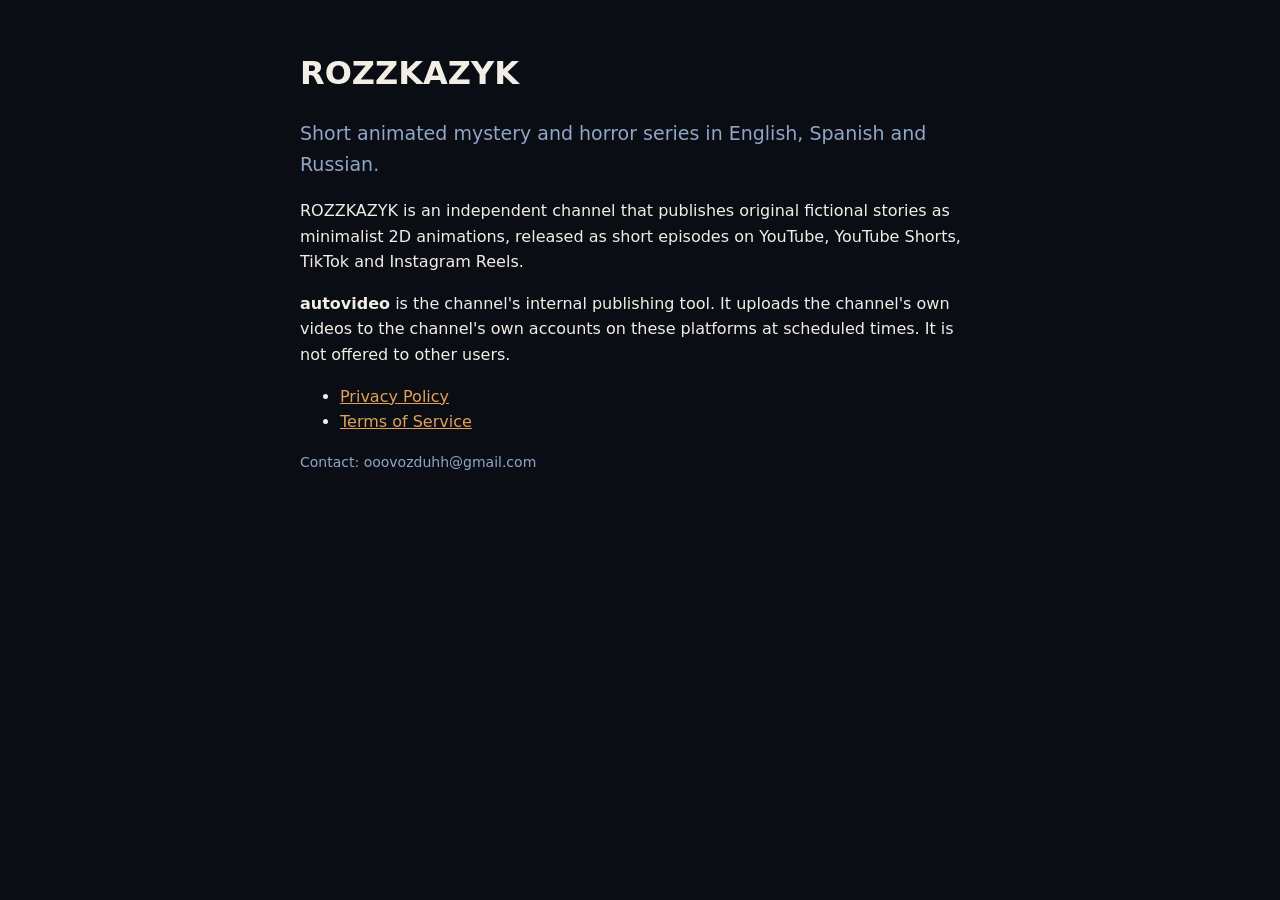
<file: index.html>
<!doctype html>
<html lang="en">
<head>
<meta charset="utf-8">
<meta name="viewport" content="width=device-width, initial-scale=1">
<title>ROZZKAZYK — animated mystery series</title>
<link rel="stylesheet" href="style.css">
</head>
<body>
<main>
  <h1>ROZZKAZYK</h1>
  <p class="lead">Short animated mystery and horror series in English, Spanish and Russian.</p>
  <p>ROZZKAZYK is an independent channel that publishes original fictional stories as minimalist 2D animations,
     released as short episodes on YouTube, YouTube Shorts, TikTok and Instagram Reels.</p>
  <p><strong>autovideo</strong> is the channel's internal publishing tool. It uploads the channel's own videos to the
     channel's own accounts on these platforms at scheduled times. It is not offered to other users.</p>
  <ul>
    <li><a href="privacy.html">Privacy Policy</a></li>
    <li><a href="terms.html">Terms of Service</a></li>
  </ul>
  <p class="small">Contact: ooovozduhh@gmail.com</p>
</main>
</body>
</html>
</file>
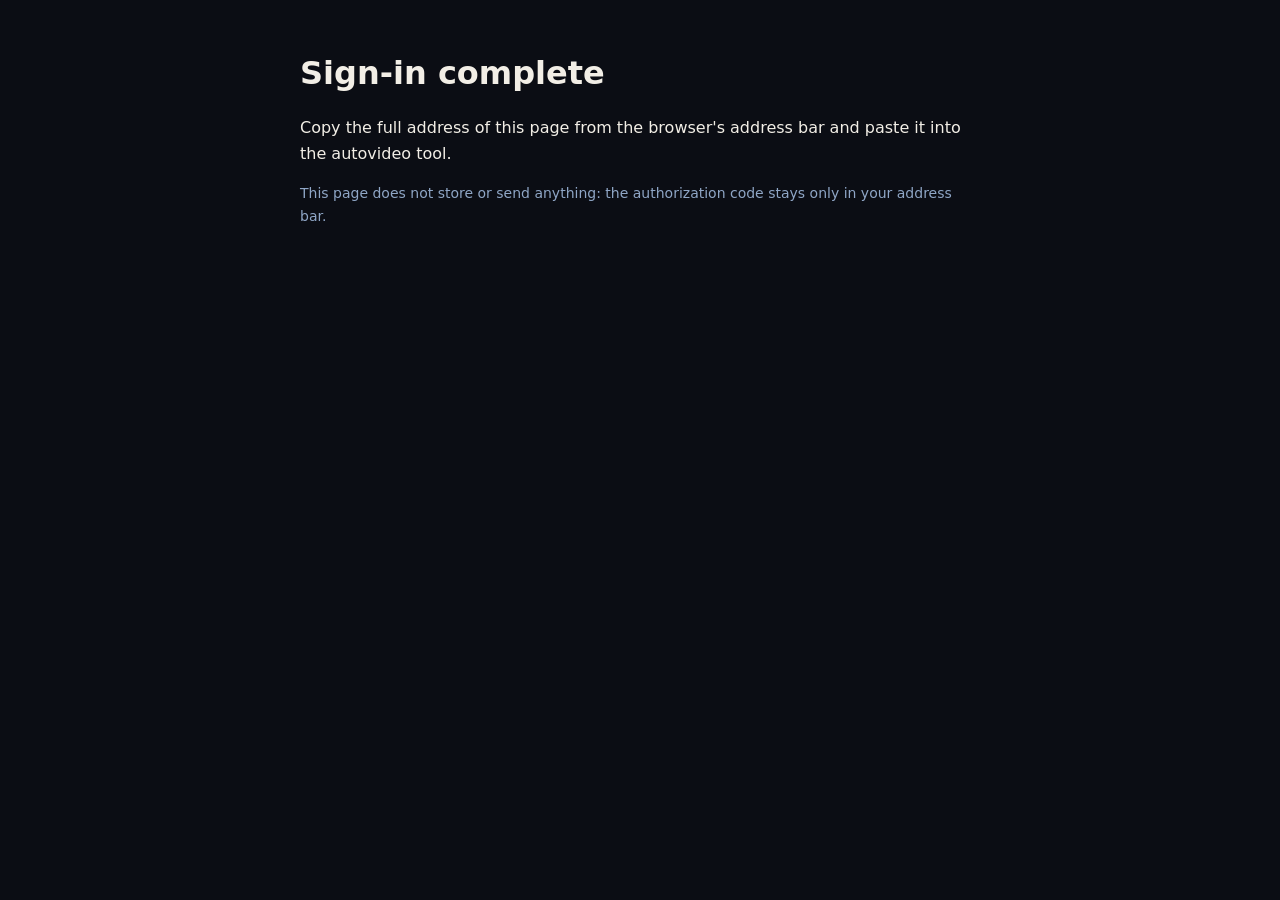
<file: callback.html>
<!doctype html>
<html lang="en">
<head>
<meta charset="utf-8">
<meta name="viewport" content="width=device-width, initial-scale=1">
<meta name="referrer" content="no-referrer">
<title>Sign-in complete — ROZZKAZYK</title>
<link rel="stylesheet" href="style.css">
</head>
<body>
<main>
  <h1>Sign-in complete</h1>
  <p id="msg">Copy the full address of this page from the browser's address bar and paste it into the autovideo tool.</p>
  <p class="small">This page does not store or send anything: the authorization code stays only in your address bar.</p>
</main>
<script>
  // Код входа остаётся только в адресной строке: страница ничего не отправляет и не сохраняет.
  var q = new URLSearchParams(location.search);
  if (q.get("error")) {
    document.getElementById("msg").textContent = "Sign-in was not completed: " + q.get("error") +
      (q.get("error_description") ? " — " + q.get("error_description") : "");
  }
</script>
</body>
</html>
</file>
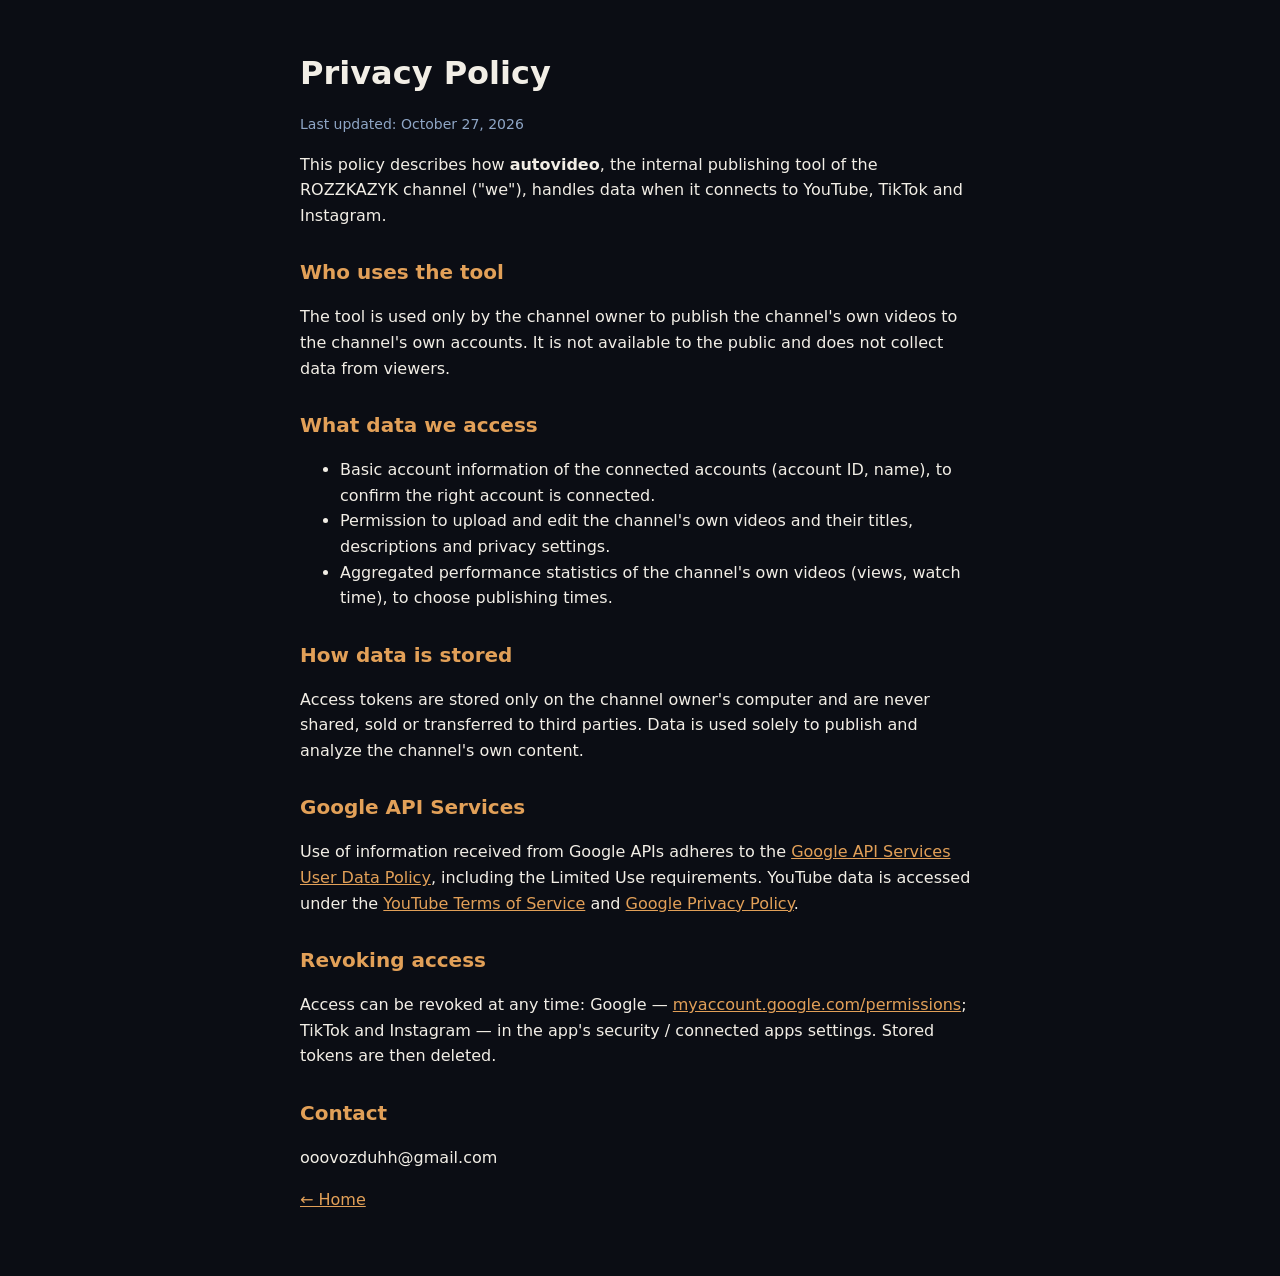
<file: privacy.html>
<!doctype html>
<html lang="en">
<head>
<meta charset="utf-8">
<meta name="viewport" content="width=device-width, initial-scale=1">
<title>Privacy Policy — ROZZKAZYK</title>
<link rel="stylesheet" href="style.css">
</head>
<body>
<main>
  <h1>Privacy Policy</h1>
  <p class="small">Last updated: October 27, 2026</p>
  <p>This policy describes how <strong>autovideo</strong>, the internal publishing tool of the ROZZKAZYK channel
     ("we"), handles data when it connects to YouTube, TikTok and Instagram.</p>
  <h2>Who uses the tool</h2>
  <p>The tool is used only by the channel owner to publish the channel's own videos to the channel's own accounts.
     It is not available to the public and does not collect data from viewers.</p>
  <h2>What data we access</h2>
  <ul>
    <li>Basic account information of the connected accounts (account ID, name), to confirm the right account is connected.</li>
    <li>Permission to upload and edit the channel's own videos and their titles, descriptions and privacy settings.</li>
    <li>Aggregated performance statistics of the channel's own videos (views, watch time), to choose publishing times.</li>
  </ul>
  <h2>How data is stored</h2>
  <p>Access tokens are stored only on the channel owner's computer and are never shared, sold or transferred to
     third parties. Data is used solely to publish and analyze the channel's own content.</p>
  <h2>Google API Services</h2>
  <p>Use of information received from Google APIs adheres to the
     <a href="https://developers.google.com/terms/api-services-user-data-policy">Google API Services User Data Policy</a>,
     including the Limited Use requirements. YouTube data is accessed under the
     <a href="https://www.youtube.com/t/terms">YouTube Terms of Service</a> and
     <a href="https://policies.google.com/privacy">Google Privacy Policy</a>.</p>
  <h2>Revoking access</h2>
  <p>Access can be revoked at any time: Google — <a href="https://myaccount.google.com/permissions">myaccount.google.com/permissions</a>;
     TikTok and Instagram — in the app's security / connected apps settings. Stored tokens are then deleted.</p>
  <h2>Contact</h2>
  <p>ooovozduhh@gmail.com</p>
  <p><a href="index.html">← Home</a></p>
</main>
</body>
</html>
</file>
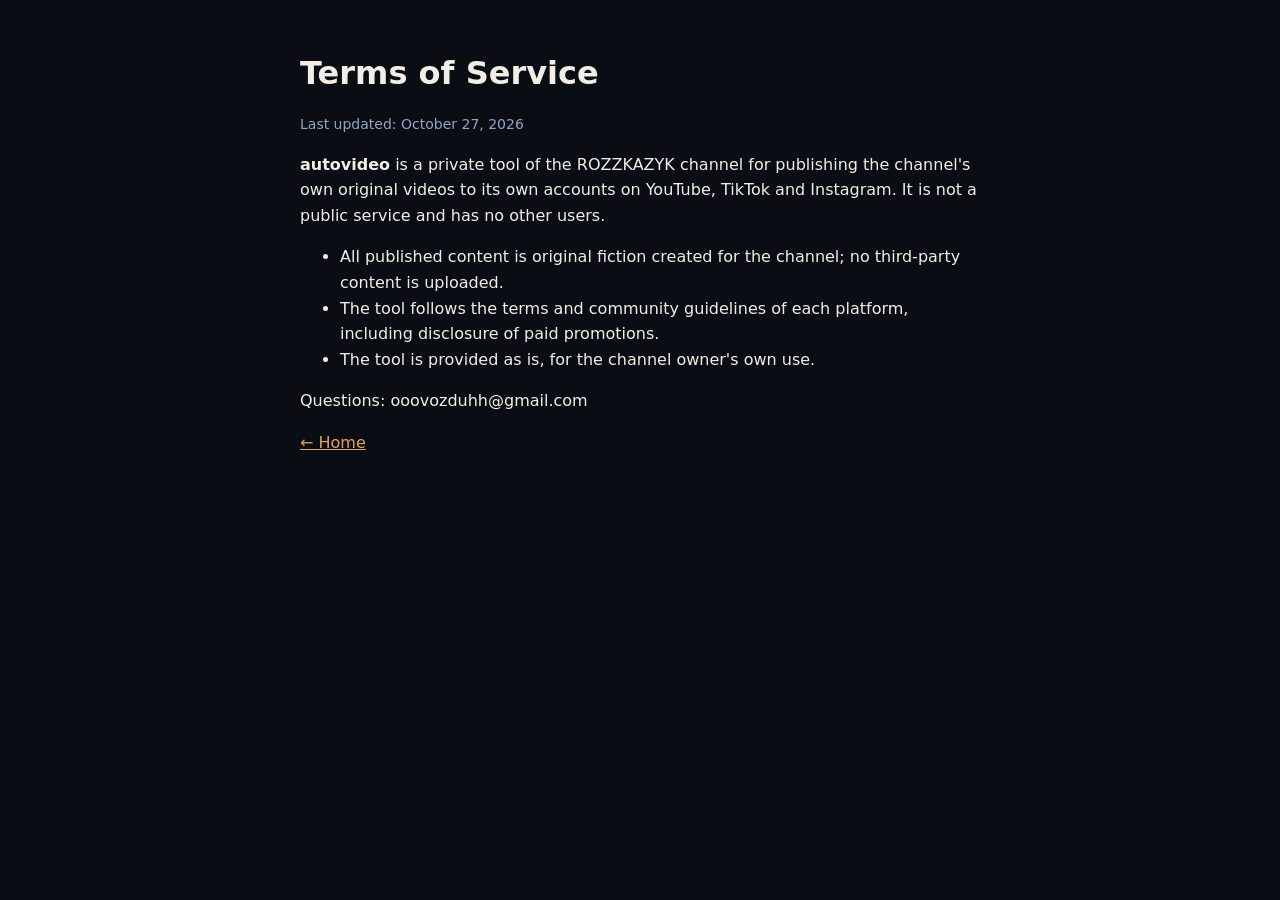
<file: terms.html>
<!doctype html>
<html lang="en">
<head>
<meta charset="utf-8">
<meta name="viewport" content="width=device-width, initial-scale=1">
<title>Terms of Service — ROZZKAZYK</title>
<link rel="stylesheet" href="style.css">
</head>
<body>
<main>
  <h1>Terms of Service</h1>
  <p class="small">Last updated: October 27, 2026</p>
  <p><strong>autovideo</strong> is a private tool of the ROZZKAZYK channel for publishing the channel's own original
     videos to its own accounts on YouTube, TikTok and Instagram. It is not a public service and has no other users.</p>
  <ul>
    <li>All published content is original fiction created for the channel; no third-party content is uploaded.</li>
    <li>The tool follows the terms and community guidelines of each platform, including disclosure of paid promotions.</li>
    <li>The tool is provided as is, for the channel owner's own use.</li>
  </ul>
  <p>Questions: ooovozduhh@gmail.com</p>
  <p><a href="index.html">← Home</a></p>
</main>
</body>
</html>
</file>
<file: style.css>
:root { color-scheme: dark; --bg: #0b0d14; --fg: #f2eee6; --muted: #8fa6c6; --accent: #e2a058; }
body { margin: 0; background: var(--bg); color: var(--fg); font: 16px/1.6 system-ui, -apple-system, "Segoe UI", sans-serif; }
main { max-width: 680px; margin: 0 auto; padding: 48px 16px; }
h1 { font-size: 32px; margin: 0 0 12px; }
h2 { font-size: 20px; margin: 28px 0 8px; color: var(--accent); }
a { color: var(--accent); }
.lead { font-size: 19px; color: var(--muted); }
.small { font-size: 14px; color: var(--muted); }
</file>
